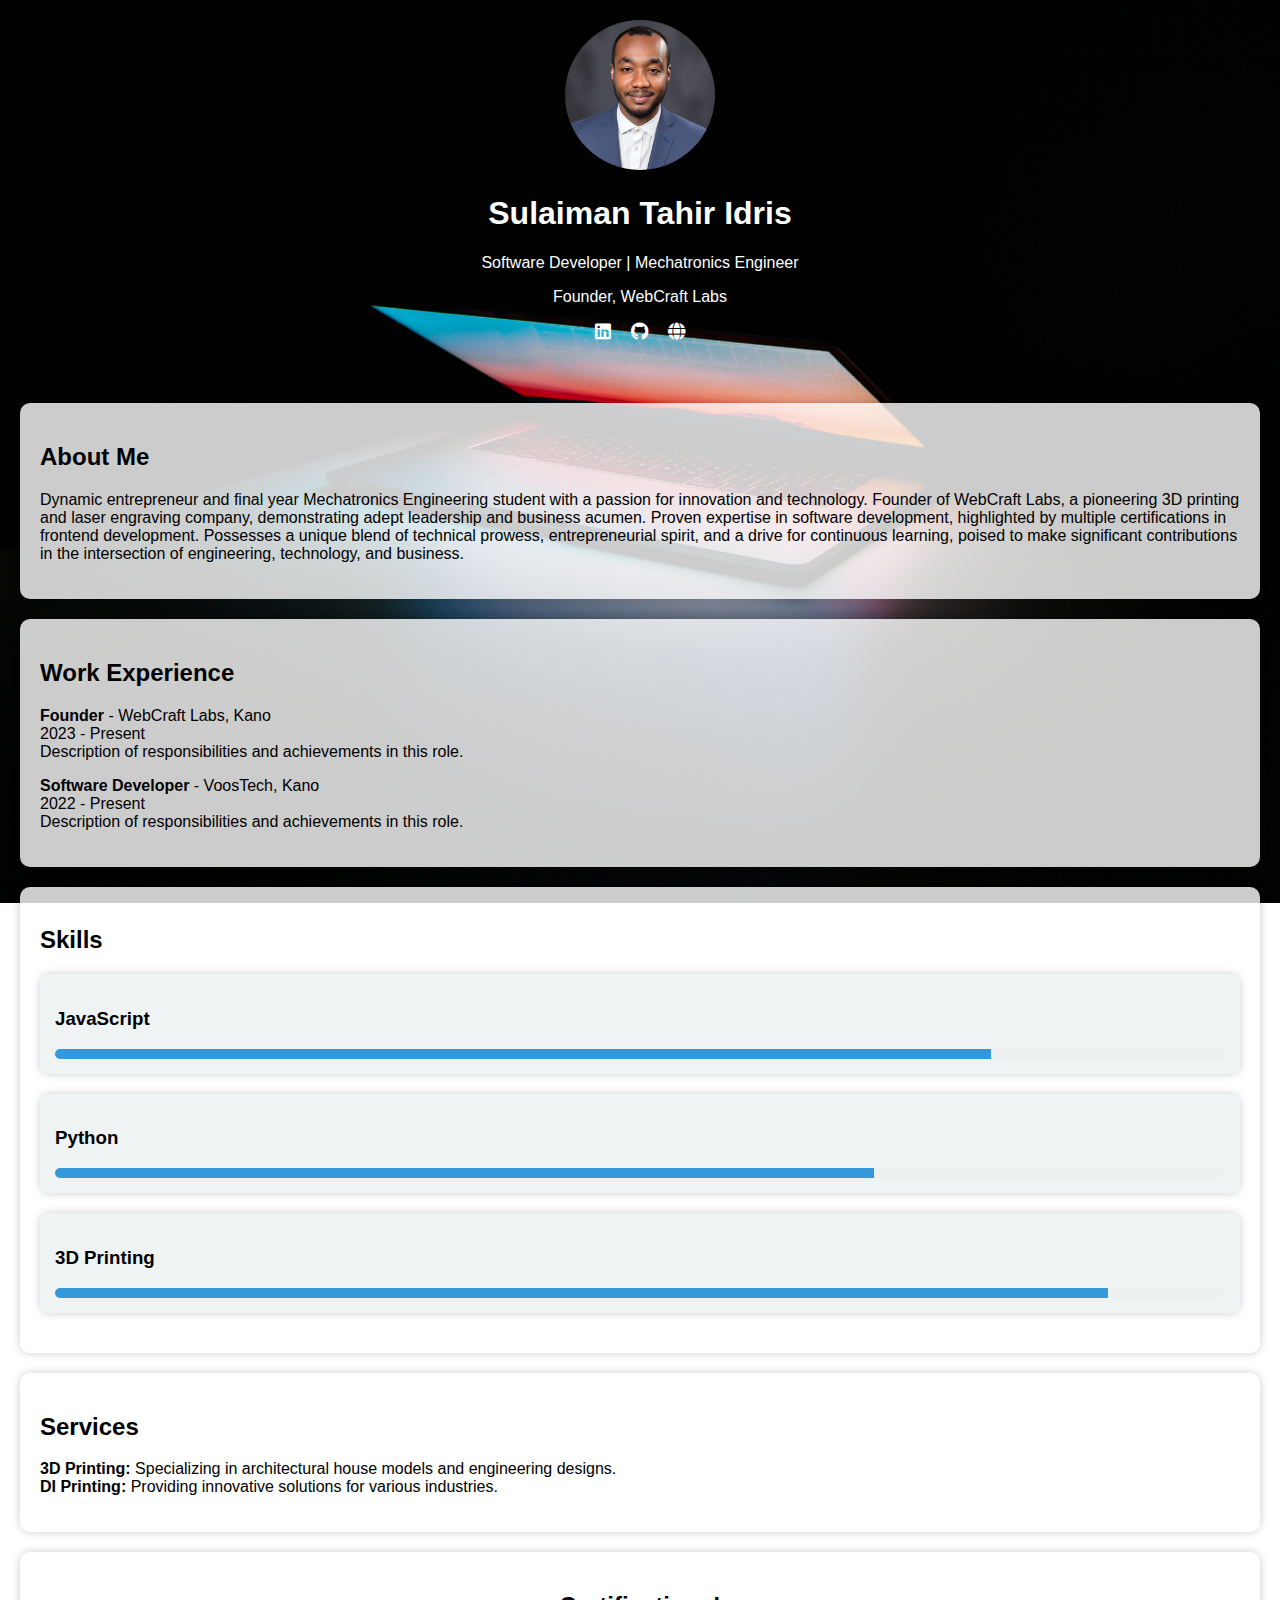
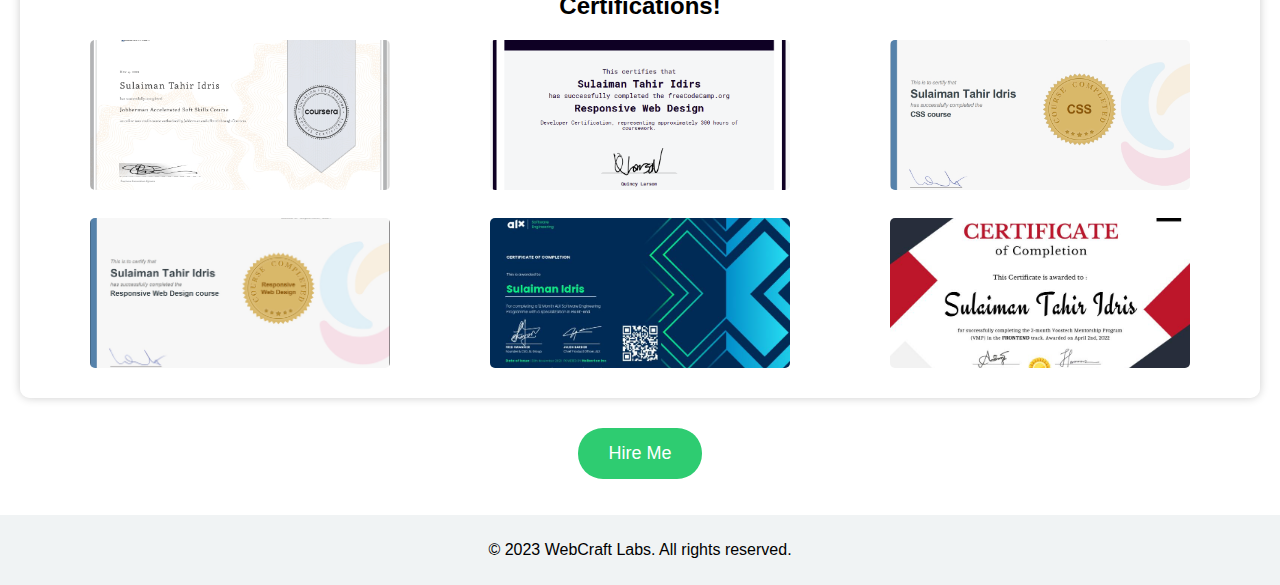
<file: index.html>
<!DOCTYPE html>
<html lang="en">

<head>
    <meta charset="UTF-8">
    <meta name="viewport" content="width=device-width, initial-scale=1.0">
    <link rel="icon" href="img/1.png" type="image/x-icon">
    <link rel="shortcut icon" href="img/1.png" type="image/x-icon">
    <link rel="stylesheet" href="styles.css">
    <link rel="stylesheet" href="https://cdnjs.cloudflare.com/ajax/libs/font-awesome/5.15.1/css/all.min.css">
    <script defer src="script.js"></script>
    <title>Sulaiman Tahir Idris - Portfolio</title>
</head>

<body>
    <header>
        <div class="profile-section">
            <img src="img/1.png" alt="Sulaiman Tahir Idris" class="profile-image">
        </div>
        <h1>Sulaiman Tahir Idris</h1>
        <p>Software Developer | Mechatronics Engineer</p>
        <p>Founder, WebCraft Labs</p>
        <div class="social-links">
            <a href="https://www.linkedin.com/in/sulaiman-tahir-idris-935697201/" target="_blank" class="social-icon"><i class="fab fa-linkedin"></i></a>
            <a href="https://github.com/Sulaiman-Tahir-Idris" target="_blank" class="social-icon"><i class="fab fa-github"></i></a>
            <a href="webcraftlabs.com" target="_blank" class="social-icon"><i class="fas fa-globe"></i></a>

            <!-- I can add more social links -->
        </div>
    </header>

    <section class="about-me">
        <h2>About Me</h2>
        <p>
            Dynamic entrepreneur and final year Mechatronics Engineering student with a passion for innovation and technology. 
            Founder of WebCraft Labs, a pioneering 3D printing and laser engraving company, demonstrating adept leadership and business acumen. 
            Proven expertise in software development, highlighted by multiple certifications in frontend development. 
            Possesses a unique blend of technical prowess, entrepreneurial spirit, and a drive for continuous learning, 
            poised to make significant contributions in the intersection of engineering, technology, and business.
        </p>
    </section>

    <section class="work-experience">
        <h2>Work Experience</h2>
        <p>
            <strong>Founder</strong> - WebCraft Labs, Kano <br> 2023 - Present
            <br>
            Description of responsibilities and achievements in this role.
        </p>
        <p>
            <strong>Software Developer</strong> - VoosTech, Kano <br> 2022 - Present
            <br>
            Description of responsibilities and achievements in this role.
        </p>    
        <!-- I can add more Work Experiences here -->
    </section>

    <section class="work-experience">
        <h2>Skills</h2>
    <div class="skill-item">
        <h3>JavaScript</h3>
        <div class="progress-bar">
            <div class="progress" style="width: 80%;"></div>
        </div>
    </div>
    <div class="skill-item">
        <h3>Python</h3>
        <div class="progress-bar">
            <div class="progress" style="width: 70%;"></div>
        </div>
    </div>
    <div class="skill-item">
        <h3>3D Printing</h3>
        <div class="progress-bar">
            <div class="progress" style="width: 90%;"></div>
        </div>
    </div>
        <!-- I can add more skills here -->
    </section>

    <section class="services">
        <h2>Services</h2>
        <p>
            <strong>3D Printing:</strong> Specializing in architectural house models and engineering designs.
            <br>
            <strong>DI Printing:</strong> Providing innovative solutions for various industries.
            <!-- I can add more Services here -->
        </p>
    </section>

    <section class="showcasing-work">
        <h2>Certifications!</h2>
        <div class="work-images">
            <div class="row">
                <img src="img/cert1 (1).jpeg" alt="Design 1">
                <img src="img/cert1 (1).png" alt="Design 2">
                <img src="img/cert1 (2).jpeg" alt="Design 3">
            </div> <br>
            <div class="row">
                <img src="img/cert1 (2).png" alt="Design 4">
                <img src="img/1703652514357.jpg" alt="Design 5">
                <img src="img/1651771371542.jpg" alt="Design 6">
            </div>
        </div>
    </section>

    <section class="hire-me">
        <a href="form.html"><button>Hire Me</button></a>
    </section>
    <br><br>

    <footer>
        <p>&copy; 2023 WebCraft Labs. All rights reserved.</p>
    </footer>
</body>

</html>
</file>
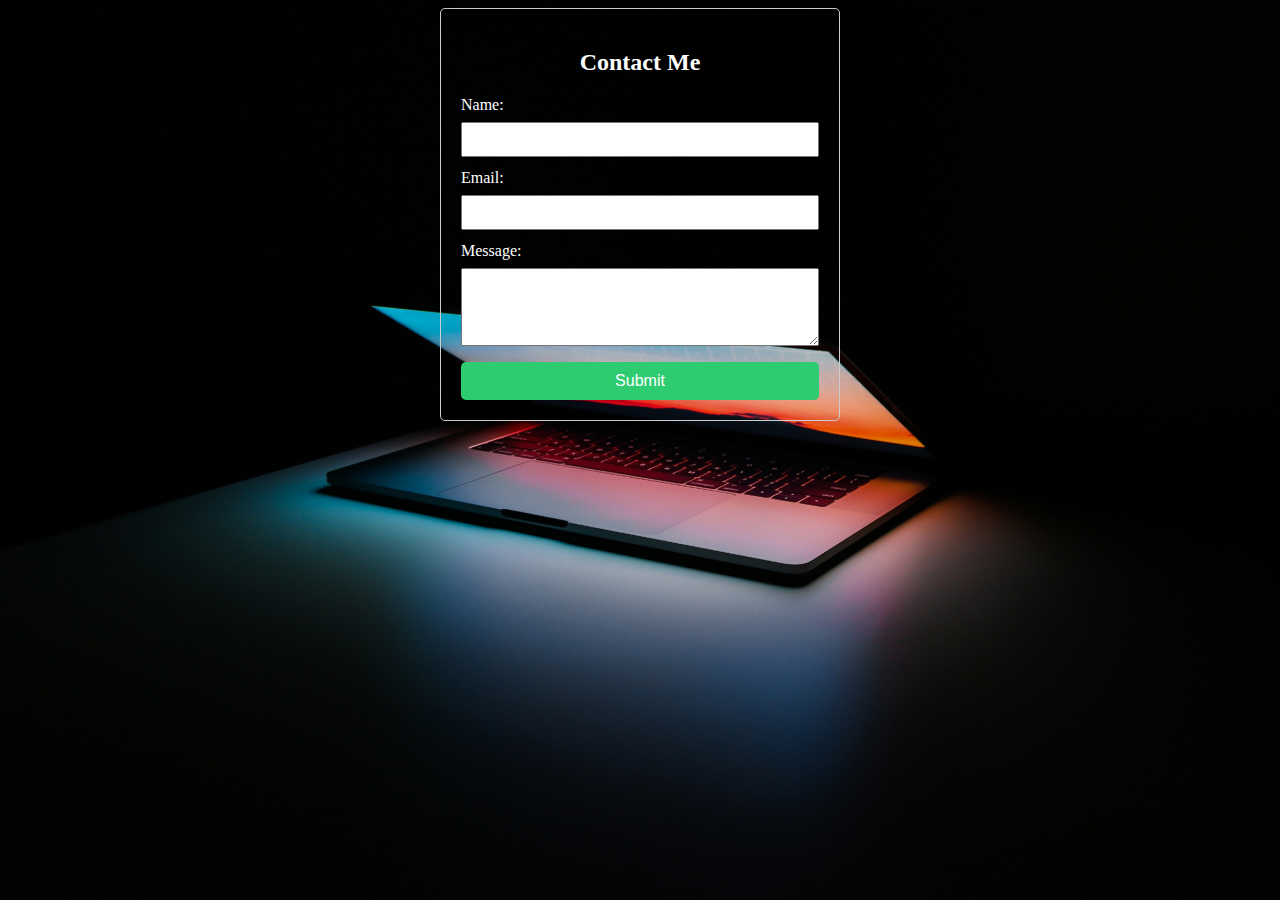
<file: form.html>
<!-- form.html -->

<!DOCTYPE html>
<html lang="en">

<head>
    <meta charset="UTF-8">
    <meta name="viewport" content="width=device-width, initial-scale=1.0">
    <title>Hire Me Form</title>
    <!-- Include your form-specific styles if needed -->
    <link rel="stylesheet" href="form.css">
</head>

<body>
    <div id="hire-form" class="hire-form">
        <h2>Contact Me</h2>
        <form action="send_email.php" method="post" id="contact-form">
            <label for="name">Name:</label>
            <input type="text" id="name" name="name" required>

            <label for="email">Email:</label>
            <input type="email" id="email" name="email" required>

            <label for="message">Message:</label>
            <textarea id="message" name="message" rows="4" required></textarea>

            <button type="submit">Submit</button>
        </form>
    </div>

    <div id="success-message" style="display: none;">
            <p>Thank you for submitting the form! We'll get back to you soon.</p>
            <button onclick="navigateToIndex()">Go Back to Home</button>
    </div>
    <!-- Include your form-specific scripts if needed -->
    <script src="form.js"></script>
</body>

</html>
</file>
<file: styles.css>
body {
    font-family: 'Arial', sans-serif;
    margin: 0;
    padding: 0;
    background: url('img/bg1.jpg') center/cover no-repeat fixed;
}

header {
    /* background-color: rgba(52, 152, 219, 0.8); */
    /* background-image: url(img/bg1.jpg) center; */
    color: #fff;
    text-align: center;
    padding: 20px;
}

.profile-section {
    margin-bottom: 20px;
}

.profile-image {
    border-radius: 50%;
    width: 200px;
    height: 200px;
}

.social-links {
    display: flex;
    justify-content: center;
}

.social-icon {
    color: #fff;
    text-decoration: none;
    margin: 0 10px;
    font-size: 18px;
}

.about-me,
.work-experience,
.skills,
.showcasing-work {
    background-color: rgba(255, 255, 255, 0.8);
    margin: 20px;
    padding: 20px;
    border-radius: 10px;
    box-shadow: 0 0 10px rgba(0, 0, 0, 0.2);
    
}

.showcasing-work h2 {
    text-align: center;
}

.skill-item {
    margin-bottom: 20px;
    border-radius: 10px;
    background-color: rgba(236, 240, 241, 0.8);
    padding: 15px;
    box-shadow: 0 0 10px rgba(0, 0, 0, 0.2);
}

.progress-bar {
    background-color: #ecf0f1;
    height: 20px;
    border-radius: 5px;
    overflow: hidden;
    margin-top: 10px;
}

.progress {
    height: 100%;
    background-color: #3498db;
}

.services,
.about-me,
.work-experience,
.showcasing-work {
    background-color: rgba(255, 255, 255, 0.8);
    margin: 20px;
    padding: 20px;
    border-radius: 10px;
    box-shadow: 0 0 10px rgba(0, 0, 0, 0.2);
}

.work-images {
    margin-top: 20px;
}

.row {
    display: flex;
    justify-content: space-around;
}

.work-images img {
    width: 100%;
    max-width: 300px; /* Adjust the max-width as needed */
    height: 200px; /* Set a fixed height */
    object-fit: cover; /* Ensure images maintain aspect ratio */
    border-radius: 5px;
    margin-bottom: 10px;
}

button {
    background-color: #2ecc71;
    color: #fff;
    padding: 10px 20px;
    font-size: 16px;
    cursor: pointer;
    border: none;
    border-radius: 5px;
}


/* ... Existing CSS ... */

body {
    font-family: 'Arial', sans-serif;
    margin: 0;
    padding: 0;
    background: url('img/bg1.jpg') center/cover no-repeat fixed;
}

header {
    /* background-color: rgba(52, 152, 219, 0.8); */
    color: #fff;
    text-align: center;
    padding: 20px;
}

.profile-section {
    margin-bottom: 20px;
}

.profile-image {
    border-radius: 50%;
    width: 150px;
    height: 150px;
}

.social-links {
    display: flex;
    justify-content: center;
    margin-bottom: 20px;
}

.social-icon {
    color: #fff;
    text-decoration: none;
    margin: 0 10px;
    font-size: 18px;
}

.about-me,
.work-experience,
.skills,
services,
.showcasing-work {
    background-color: rgba(255, 255, 255, 0.8);
    margin: 20px;
    padding: 20px;
    border-radius: 10px;
    box-shadow: 0 0 10px rgba(0, 0, 0, 0.2);
}

.work-images {
    margin-top: 20px;
}

.row {
    display: flex;
    flex-wrap: wrap; /* Allow items to wrap to the next line */
    justify-content: space-around;
}

.work-images img {
    width: 100%;
    max-width: 300px; /* Adjust the max-width as needed */
    height: 150px; /* Set a fixed height */
    object-fit: cover; /* Ensure images maintain aspect ratio */
    border-radius: 5px;
    margin-bottom: 10px;
}

.skill-item {
    margin-bottom: 20px;
    border-radius: 10px;
    background-color: rgba(236, 240, 241, 0.8);
    padding: 15px;
    box-shadow: 0 0 10px rgba(0, 0, 0, 0.2);
}

.progress-bar {
    background-color: #ecf0f1;
    height: 10px;
    border-radius: 5px;
    overflow: hidden;
    margin-top: 10px;
}

.progress {
    height: 100%;
    background-color: #3498db;
}

/* ... Existing CSS ... */

button {
    background-color: #2ecc71;
    color: #fff;
    padding: 15px 30px; /* Increase padding for a larger button */
    font-size: 18px; /* Increase font size */
    cursor: pointer;
    border: none;
    border-radius: 25px; /* Make it more rounded */
    transition: background-color 0.3s ease; /* Add a smooth transition effect */
}

button:hover {
    background-color: #27ae60;
}

.hire-me {
    text-align: center;
    margin-top: 30px; /* Adjust the margin for spacing */
}

/* Media Queries for Responsive Design */

@media (max-width: 768px) {
    .social-links {
        flex-direction: column;
        align-items: center;
    }

    .work-images img {
        height: auto;
    }
}


footer {
    background-color: rgba(236, 240, 241, 0.8);
    padding: 10px;
    text-align: center;
}

/* Media Queries for Responsive Design */

@media (max-width: 768px) {
    .social-links {
        flex-direction: column; /* Stack social links vertically on small screens */
        align-items: center;
    }

    .work-images img {
        height: auto; /* Auto height for better scaling on small screens */
    }
}

/* ... Existing CSS ... */

#scrollToTopBtn {
    display: none; /* Hide the button by default */
    position: fixed;
    bottom: 20px;
    right: 20px;
    background-color: #2ecc71;
    color: #fff;
    border: none;
    border-radius: 50%;
    padding: 10px;
    font-size: 20px;
    cursor: pointer;
    transition: background-color 0.3s ease;
}

#scrollToTopBtn:hover {
    background-color: #27ae60;
}

/* Media Queries for Responsive Design */

@media (max-width: 768px) {
    .social-links {
        flex-direction:row;
        align-items: center;
    }

    .work-images img {
        height: 300px;
    }
}
</file>
<file: form.css>
/* form.css */

/* Add your form-specific styles here */
body {
    background: url('img/bg1.jpg') center/cover no-repeat fixed;
}
#hire-form {
    max-width: 500px; /* Adjust the maximum width as needed */
    margin: 20px auto; /* Center the form horizontally */
    padding: 20px;
    border: 2px solid #fff;
    border-radius: 5px;
}

#hire-form h2 {
    text-align: center;
    color: #fff;
}

#hire-form label {
    display: block;
    margin-bottom: 8px;
    color: #fff;
}

#hire-form input,
#hire-form textarea {
    width: 100%;
    padding: 8px;
    margin-bottom: 12px;
    box-sizing: border-box;
}

#hire-form button {
    background-color: #2ecc71;
    color: #fff;
    padding: 10px 20px;
    font-size: 16px;
    cursor: pointer;
    border: none;
    border-radius: 5px;
}

#hire-form button:hover {
    background-color: #27ae60;
}

/* form.css */

/* Add your form-specific styles here */

/* ... Other styles ... */

#success-message {
    text-align: center;
    margin-top: 20px;
}

.home-button {
    background-color: #2ecc71;
    color: #fff;
    padding: 10px 20px;
    font-size: 16px;
    cursor: pointer;
    border: none;
    border-radius: 5px;
    transition: background-color 0.3s ease;
}

.home-button:hover {
    background-color: #2980b9;
}

/* form.css */

/* Add your form-specific styles here */

#hire-form {
    max-width: 100%; /* Adjust the maximum width to fit the screen */
    box-sizing: border-box;
    padding: 20px;
    border: 1px solid #ccc;
    border-radius: 5px;
}

#hire-form h2 {
    text-align: center;
}

#hire-form label {
    display: block;
    margin-bottom: 8px;
}

#hire-form input,
#hire-form textarea {
    width: 100%;
    padding: 8px;
    margin-bottom: 12px;
    box-sizing: border-box;
}

#hire-form button {
    width: 100%; /* Make the button full-width */
    background-color: #2ecc71;
    color: #fff;
    padding: 10px;
    font-size: 16px;
    cursor: pointer;
    border: none;
    border-radius: 5px;
    transition: background-color 0.3s ease;
}

#hire-form button:hover {
    background-color: #27ae60;
}

#success-message {
    text-align: center;
    margin-top: 20px;
}

.home-button {
    width: 100%; /* Make the button full-width */
    background-color: #3498db;
    color: #fff;
    padding: 10px;
    font-size: 16px;
    cursor: pointer;
    border: none;
    border-radius: 5px;
    transition: background-color 0.3s ease;
}

.home-button:hover {
    background-color: #2980b9;
}

/* Media Queries for Responsive Design */

@media (min-width: 768px) {
    #hire-form {
        max-width: 400px; /* Adjust the maximum width for larger screens */
        margin: 0 auto; /* Center the form horizontally */
    }
}
</file>
